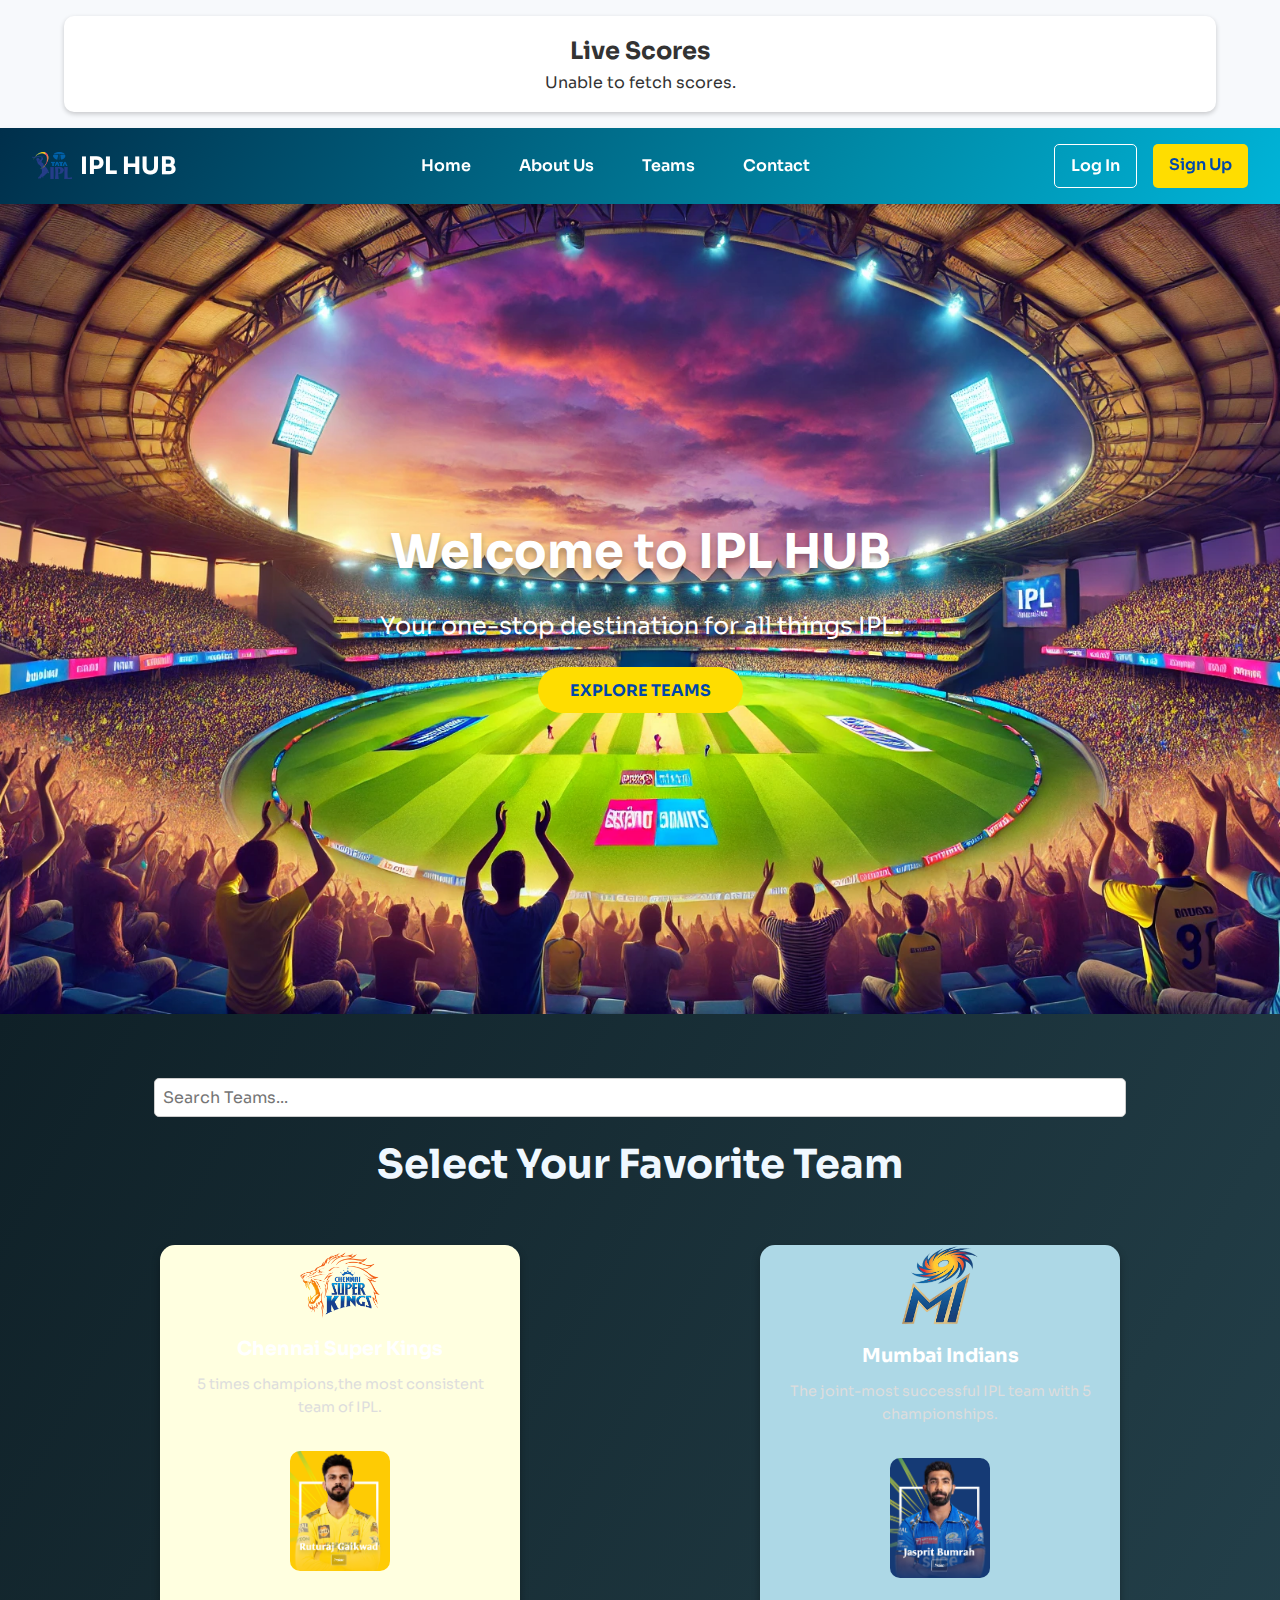
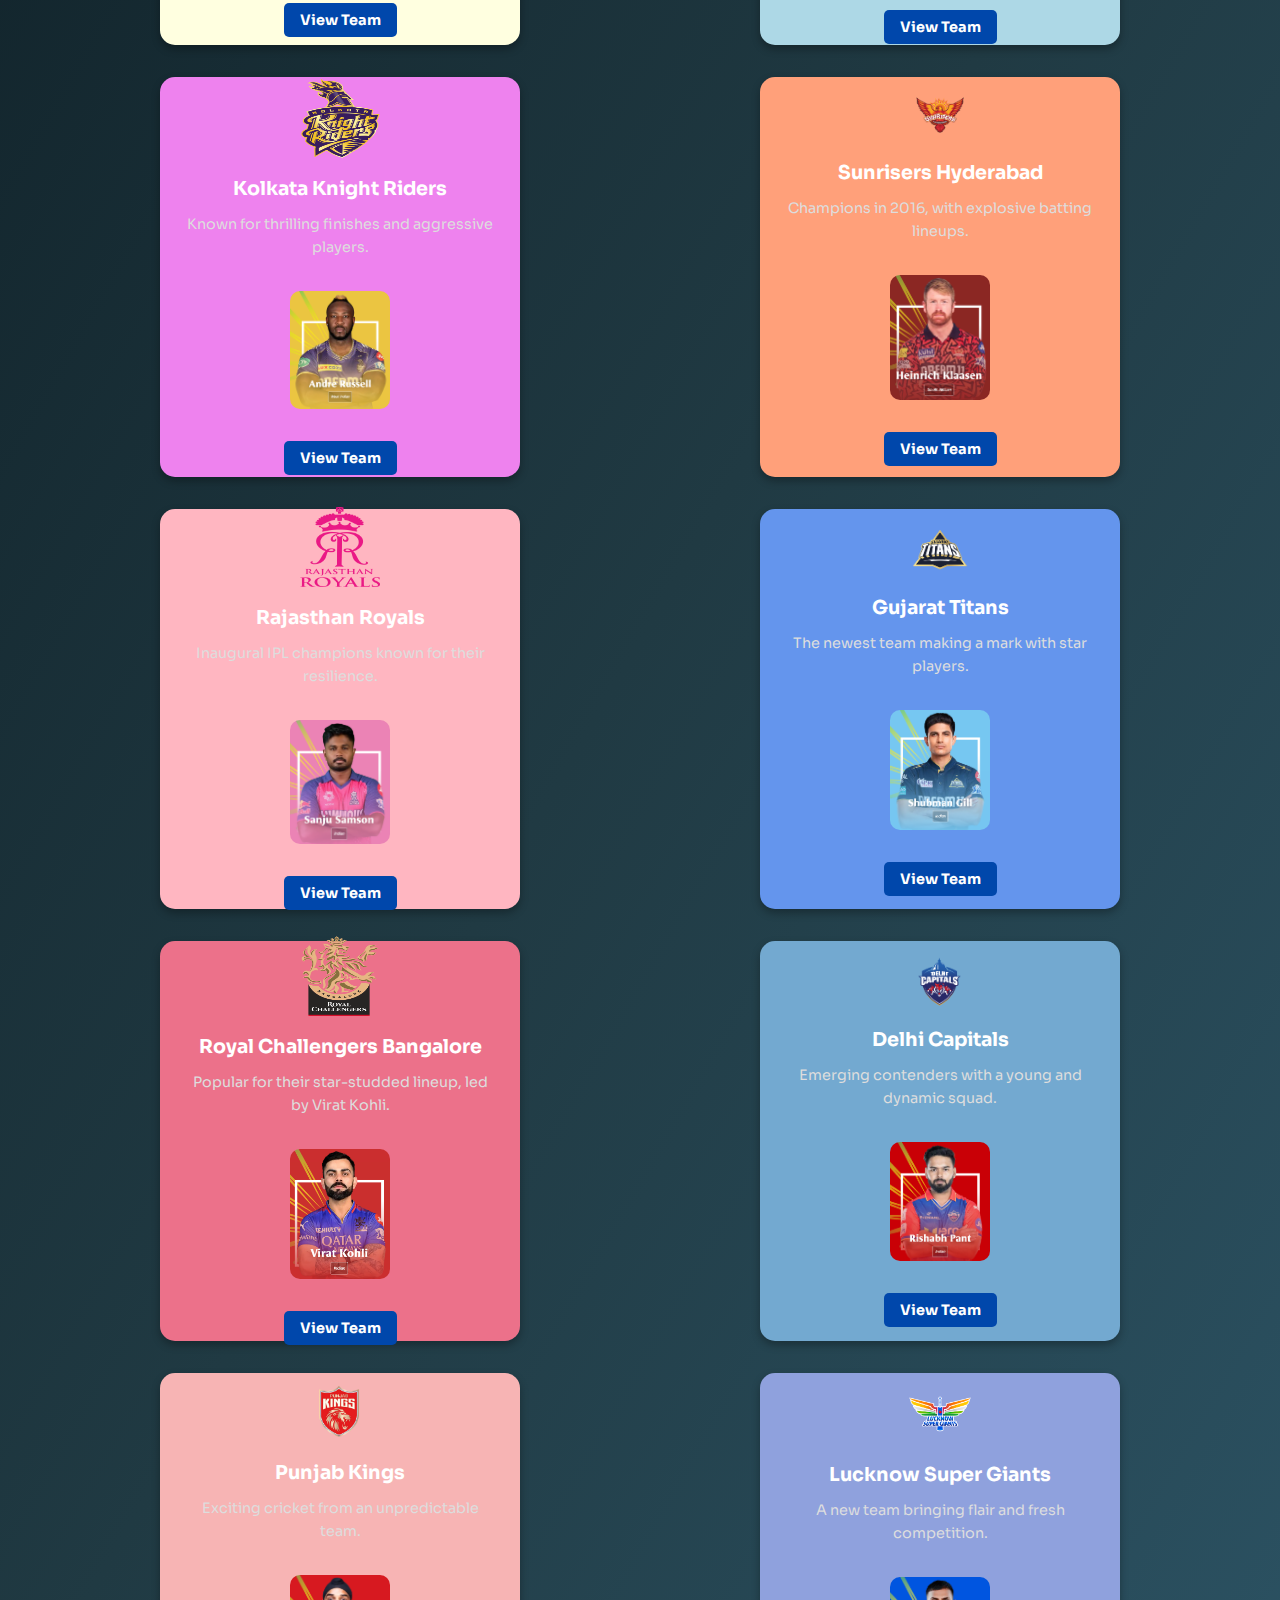
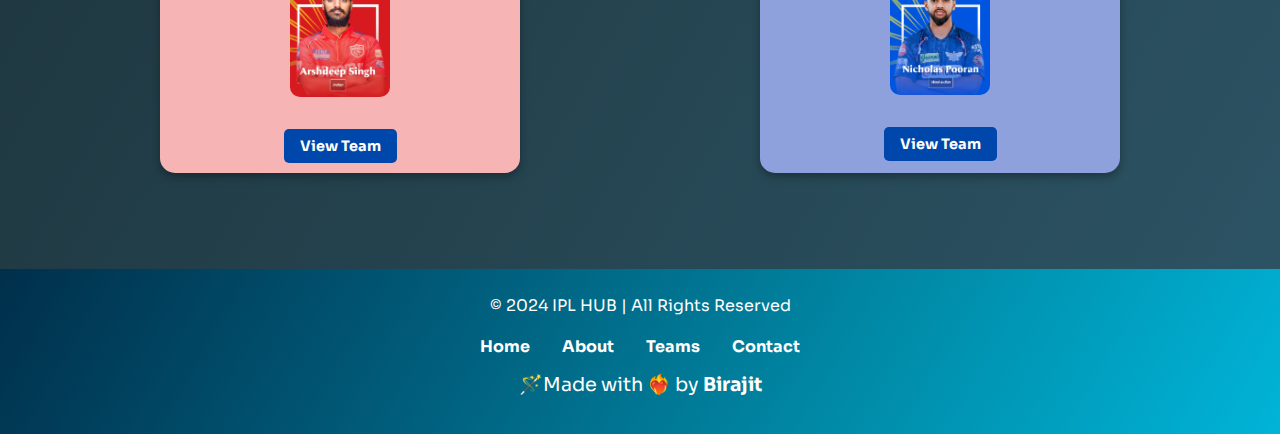
<file: index.html>
<!DOCTYPE html>
<html lang="en">
<head>
  <meta charset="UTF-8">
  <meta name="viewport" content="width=device-width, initial-scale=1.0">
  <title>IPL HUB - Your Cricket Gateway</title>
  <link rel="stylesheet" href="styles.css">
  <link href="https://fonts.googleapis.com/css2?family=Sora:wght@400;600;800&display=swap" rel="stylesheet">
</head>
<body>
  <!-- Navbar -->
  <header class="navbar-container">
    <div class="navbar-logo">
        <img src="images/tata-ipl-seeklogo.png" alt="IPL HUB Logo" />
        <span>IPL HUB</span>
    </div>
    <nav class="navbar-links">
        <a href="index.html">Home</a>
        <a href="about.html">About Us</a>
        <a href="#teams">Teams</a>
        <a href="contact.html">Contact</a>
    </nav>
    <div class="navbar-actions">
        <a href="#login" class="login">Log In</a>
        <a href="#signup" class="signup">Sign Up</a>
    </div>
  </header>

  <!-- Hero Section -->
  <section class="hero">
    <div class="hero-content">
      <h1>Welcome to IPL HUB</h1>
      <p>Your one-stop destination for all things IPL.</p>
      <a href="#teams" class="cta-btn">Explore Teams</a>
    </div>
  </section>

  <!-- Teams Section -->
  <section id="teams" class="teams-section">
    <h2>Select Your Favorite Team</h2>
    <div class="teams-container">
      <!-- Chennai Super Kings -->
      <div class="team-card" data-team="CSK" style="background-color: lightyellow;">
        <img src="images/627d07ea8a632ca996477e81.png" alt="CSK Logo" class="team-logo">
        <h3>Chennai Super Kings</h3>
        <p>5 times champions,the most consistent team of IPL.</p>
        <img src="images/Screenshot 2024-10-27 at 11.19.49 PM.png" alt="Ruturaj Gaikwad" class="player-image">
        <button onclick="window.location.href='csk.html'">View Team</button>
      </div>
    
      <!-- Mumbai Indians -->
      <div class="team-card" data-team="MI" style="background-color: lightblue;">
        <img src="images/627d0d098a632ca996477e99.png" alt="MI Logo" class="team-logo">
        <h3>Mumbai Indians</h3>
        <p>The joint-most successful IPL team with 5 championships.</p>
        <img src="images/Screenshot 2024-10-27 at 11.23.39 PM.png" alt="Jasprit Bumrah" class="player-image">
        <button onclick="window.location.href='mi.html'">View Team</button>
      </div>
    
      <!-- Kolkata Knight Riders -->
      <div class="team-card" data-team="KKR" style="background-color:violet;">
        <img src="images/627d0b388a632ca996477e91.png" alt="KKR Logo" class="team-logo">
        <h3>Kolkata Knight Riders</h3>
        <p>Known for thrilling finishes and aggressive players.</p>
        <img src="images/Screenshot 2024-10-27 at 11.21.56 PM.png" alt="Andre Russell" class="player-image">
        <button onclick="window.location.href='kkr.html'">View Team</button>
      </div>
    
      <!-- Sunrisers Hyderabad -->
      <div class="team-card" data-team="SRH" style="background-color: lightsalmon;">
        <img src="images/Sunrisers Hyderabad.png" alt="SRH Logo" class="team-logo">
        <h3>Sunrisers Hyderabad</h3>
        <p>Champions in 2016, with explosive batting lineups.</p>
        <img src="images/Screenshot 2024-10-27 at 11.25.38 PM 1.png" alt="Heinrich Klassen" class="player-image">
        <button onclick="window.location.href='srh.html'">View Team</button>
      </div>
    
      <!-- Rajasthan Royals -->
      <div class="team-card" data-team="RR" style="background-color: lightpink;">
        <img src="images/627d0ef08a632ca996477ea4.png" alt="RR Logo" class="team-logo">
        <h3>Rajasthan Royals</h3>
        <p>Inaugural IPL champions known for their resilience.</p>
        <img src="images/Screenshot 2024-10-27 at 11.24.35 PM.png" alt="Sanju Samson" class="player-image">
        <button onclick="window.location.href='rr.html'">View Team</button>
      </div>
    
      <!-- Gujarat Titans -->
      <div class="team-card" data-team="GT" style="background-color:cornflowerblue;">
        <img src="images/Gujarat Titans.png" alt="GT Logo" class="team-logo">
        <h3>Gujarat Titans</h3>
        <p>The newest team making a mark with star players.</p>
        <img src="images/Screenshot 2024-10-27 at 11.21.24 PM.png" alt="Shubman Gill" class="player-image">
        <button onclick="window.location.href='gt.html'">View Team</button>
      </div>
    
      <!-- Royal Challengers Bangalore -->
      <div class="team-card" data-team="RCB" style="background-color:rgb(236, 113, 138);">
        <img src="images/627d103c8a632ca996477eaa.png" alt="RCB Logo" class="team-logo">
        <h3>Royal Challengers Bangalore</h3>
        <p>Popular for their star-studded lineup, led by Virat Kohli.</p>
        <img src="images/Screenshot 2024-10-27 at 11.25.06 PM.png" alt="Virat Kohli" class="player-image">
        <button onclick="window.location.href='rcb.html'">View Team</button>
      </div>
    
      <!-- Delhi Capitals -->
      <div class="team-card" data-team="DC" style="background-color: rgb(115, 169, 208);">
        <img src="images/Delhi Capitals.png" alt="DC Logo" class="team-logo">
        <h3>Delhi Capitals</h3>
        <p>Emerging contenders with a young and dynamic squad.</p>
        <img src="images/Screenshot 2024-10-27 at 11.20.49 PM.png" alt="Rishabh Pant" class="player-image">
        <button onclick="window.location.href='dc.html'">View Team</button>
      </div>
    
      <!-- Punjab Kings -->
      <div class="team-card" data-team="PBKS" style="background-color:rgb(247, 180, 180);">
        <img src="images/627d0e6c8a632ca996477ea0.png" alt="PBKS Logo" class="team-logo">
        <h3>Punjab Kings</h3>
        <p>Exciting cricket from an unpredictable team.</p>
        <img src="images/Screenshot 2024-10-27 at 11.24.07 PM.png" alt="Arshdeep Singh" class="player-image">
        <button onclick="window.location.href='pbks.html'">View Team</button>
      </div>
    
      <!-- Lucknow Super Giants -->
      <div class="team-card" data-team="LSG" style="background-color: rgb(143, 161, 221);">
        <img src="images/Lucknow Super Giants.png" alt="LSG Logo" class="team-logo">
        <h3>Lucknow Super Giants</h3>
        <p>A new team bringing flair and fresh competition.</p>
        <img src="images/Screenshot 2024-10-27 at 11.23.04 PM.png" alt="Nicolas Pooran" class="player-image">
        <button onclick="window.location.href='lsg.html'">View Team</button>
      </div>
    </div>
    
  </section>

  <!-- Footer -->
  <footer>
    <div class="footer-content">
      <p>&copy; 2024 IPL HUB | All Rights Reserved</p>
      <ul class="footer-links">
        <li><a href="index.html">Home</a></li>
        <li><a href="about.html">About</a></li>
        <li><a href="#teams">Teams</a></li>
        <li><a href="contact.html">Contact</a></li>
      </ul>
      <p style="padding: 10px;font-size: larger;">🪄Made with ❤️‍🔥 by <span style="font-weight: bold;">Birajit</span></p>
    </div>
  </footer>
  <script src="script.js"></script>
</body>
</html>
</file>
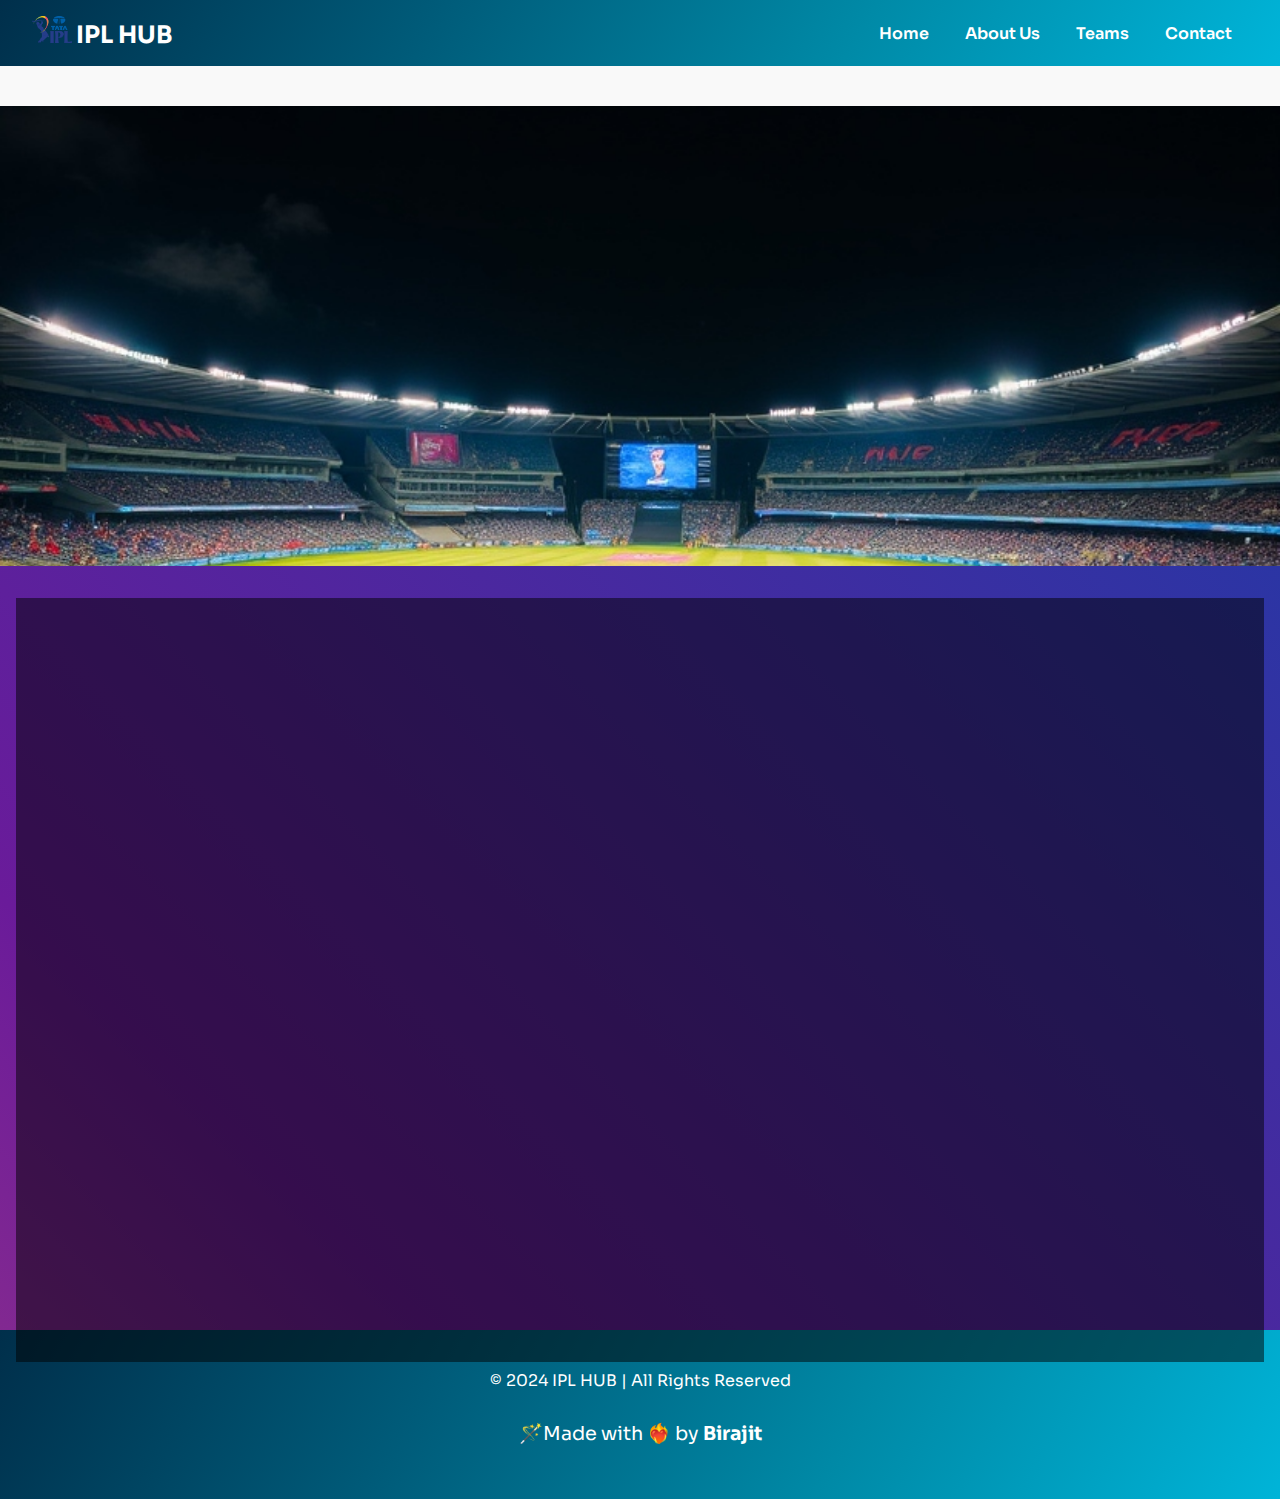
<file: about.html>
<!DOCTYPE html>
<html lang="en">
<head>
  <meta charset="UTF-8">
  <meta name="viewport" content="width=device-width, initial-scale=1.0">
  <title>About Us - IPL HUB</title>
  <link href="https://fonts.googleapis.com/css2?family=Sora:wght@400;600;800&display=swap" rel="stylesheet">
  <style>
    body {
      margin: 0;
      font-family: 'Sora', sans-serif;
      background-color: #f9f9f9;
      color: #333;
      overflow-x: hidden;
    }

    .navbar-container {
      display: flex;
      justify-content: space-between;
      align-items: center;
      padding: 1rem 2rem;
      background: linear-gradient(120deg, #002f4b, #005b79, #008aa7, #00b4d8);
      color: white;
      position: sticky;
      top: 0;
      z-index: 1000;
    }

    .navbar-links a {
      text-decoration: none;
      color: white;
      margin: 0 1rem;
      font-weight: 600;
    }

    .navbar-actions a {
      display: none; /* Removed Sign Up button */
    }

    /* Parallax Effect */
    .parallax {
      background-image: url("images/cdd66662-9e03-4bb2-9466-0d4465ef4777.jpeg"); /* Replace with your desired background image */

    height: 500px; /* Adjust the height based on your design */
    background-attachment: fixed;
    background-position: center center; /* Keeps the image centered */
    background-repeat: no-repeat;
    background-size:contain; /* Ensures the image covers the section without stretching */
    position: relative;
}

    /* Gradient Animation */
    .gradient-background {
      background: linear-gradient(45deg, #ff6f61, #6a1b9a, #0047ab, #ffb74d);
      background-size: 400% 400%;
      animation: gradientAnimation 15s ease infinite;
      height: 700px;
      padding: 2rem 1rem;
      text-align: center;
      position: relative;
      color: white;
    }

    @keyframes gradientAnimation {
      0% { background-position: 0% 50%; }
      50% { background-position: 100% 50%; }
      100% { background-position: 0% 50%; }
    }

    /* About Section */
    .about-section {
      text-align: center;
      padding: 2rem 1rem;
      width: auto;
      height: 700px;
      animation: fadeIn 1s ease-out;
      background-color: rgba(0, 0, 0, 0.5); /* Darkened background for text visibility */
    }

    .about-section h1 {
      color: #ffffff;
      font-size: 2.5rem;
      margin-bottom: 1rem;
      opacity: 0;
      animation: fadeInText 2s ease-out forwards;
    }

    .about-section p {
      font-size: 1.1rem;
      line-height: 1.8;
      margin-bottom: 1rem;
      opacity: 0;
      animation: fadeInText 2.5s ease-out forwards;
    }

    /* Slider for images */
    .image-slider {
      overflow: hidden;
      width: 100%;
      position: relative;
      margin: 2rem 0;
    }

    .slider-track {
      display: flex;
      animation: slide 20s linear infinite;
    }

    .slider-track img {
      width: 350px;
      height: 250px;
      margin: 0 10px;
      border-radius: 15px;
      box-shadow: 0 4px 10px rgba(0, 0, 0, 0.3);
      opacity: 0;
      animation: fadeInImage 3s ease-out forwards;
    }

    @keyframes slide {
      0% { transform: translateX(0); }
      100% { transform: translateX(-100%); }
    }

    @keyframes fadeIn {
      from { opacity: 0; }
      to { opacity: 1; }
    }

    @keyframes fadeInText {
      0% { opacity: 0; transform: translateY(20px); }
      100% { opacity: 1; transform: translateY(0); }
    }

    @keyframes fadeInImage {
      0% { opacity: 0; transform: scale(0.8); }
      100% { opacity: 1; transform: scale(1); }
    }

    footer {
    background: linear-gradient(120deg, #002f4b, #005b79, #008aa7, #00b4d8);
      color: white;
      padding: 1.5rem;
      text-align: center;
    }

    .footer-links {
      list-style: none;
      padding: 0;
      margin: 1rem 0;
      display: flex;
      justify-content: center;
      gap: 1rem;
    }

    .footer-links a {
      text-decoration: none;
      color: white;
      font-weight: bold;
    }
  </style>
</head>
<body>

  <header class="navbar-container">
    <div class="navbar-logo">
        <img src="images/tata-ipl-seeklogo.png" alt="IPL HUB Logo" style="width: 40px;" />
        <span style="font-size: 1.5rem; font-weight: bold;">IPL HUB</span>
    </div>
    <nav class="navbar-links">
        <a href="index.html">Home</a>
        <a href="about.html">About Us</a>
        <a href="index.html#teams">Teams</a>
        <a href="contact.html">Contact</a>
    </nav>
  </header>

  <section class="parallax"></section> <!-- Parallax Section -->

  <section class="gradient-background"> <!-- Gradient Background Section -->
    <div class="about-section">
      <h1>About IPL HUB</h1>
      <p id="typewriter"></p> <!-- Typing effect will happen here -->
      <p>IPL HUB is your one-stop destination for everything related to the Indian Premier League. Our goal is to unite fans with the thrill of IPL action and to provide insights into their favorite teams, players, and iconic moments from the tournament.</p>
      <p>We offer a comprehensive platform where you can explore IPL news, player stats, team information, and exclusive content all in one place. Whether you're a casual fan or a die-hard supporter, IPL HUB has something for everyone!</p>
      <div class="image-slider">
        <div class="slider-track">
          <img src="images/slidimg/csks.png" alt="Image 1">
          <img src="images/slidimg/dcs.png" alt="Image 2">
          <img src="images/slidimg/gts.png" alt="Image 3">
          <img src="images/slidimg/kkrs.png" alt="Image 4">
          <img src="images/slidimg/lsgs.png" alt="Image 5">
          <img src="images/slidimg/mis.png" alt="Image 6">
          <img src="images/slidimg/pbkss.png" alt="Image 7">
          <img src="images/slidimg/rcbs.png" alt="Image 8">
          <img src="images/slidimg/rrs.png" alt="Image 9">
          <img src="images/slidimg/srhs.png" alt="Image 10">
        </div>
      </div>
      <p>Join us in celebrating the spirit of cricket and the electrifying action of IPL, as we bring fans closer to the action!</p>
    </div>
  </section>

  <footer>
    <div class="footer-content">
      <p>&copy; 2024 IPL HUB | All Rights Reserved</p>
      <p style="padding: 10px;font-size: larger;">🪄Made with ❤️‍🔥 by <span style="font-weight: bold;">Birajit</span></p>
    </div>
  </footer>

  <script>
    const aboutText = "IPL HUB is your ultimate destination for everything related to the Indian Premier League. We unite fans, provide insights, and offer exclusive content.";
    const typewriterElement = document.getElementById('typewriter');
    let index = 0;

    function typeWriter() {
      if (index < aboutText.length) {
        typewriterElement.textContent += aboutText.charAt(index);
        index++;
        setTimeout(typeWriter, 50); // Adjust typing speed (50ms per character)
      }
    }

    window.onload = function() {
      typeWriter(); // Start typing when the page loads
    }
  </script>
</body>
</html>
</file>
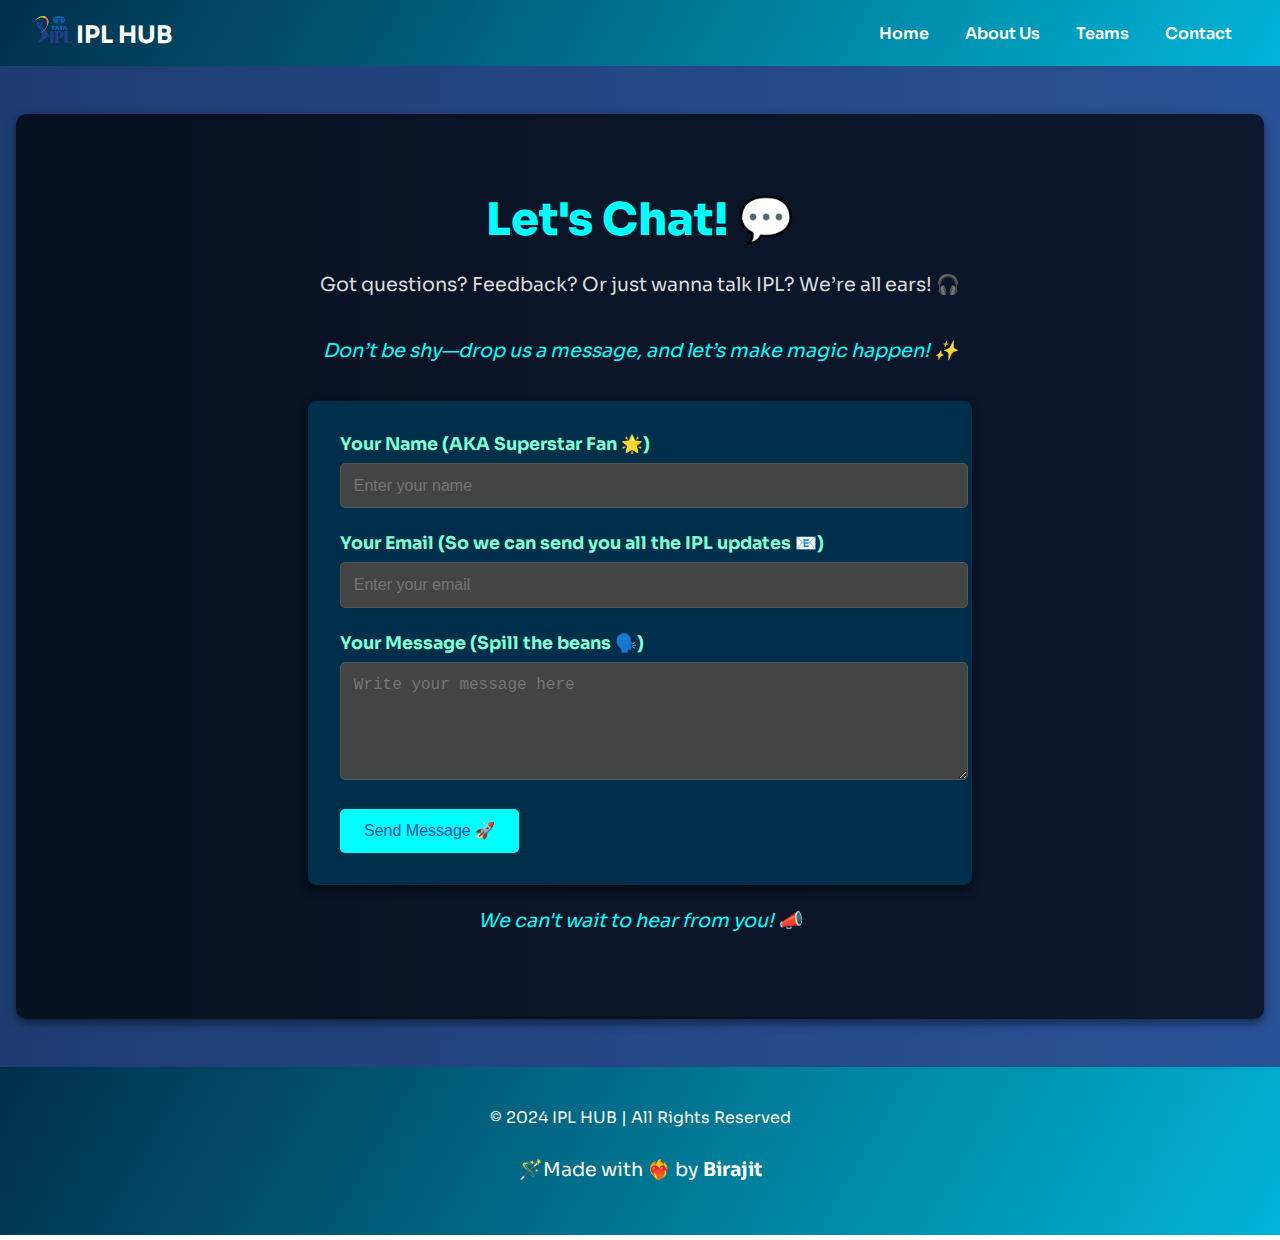
<file: contact.html>
<!DOCTYPE html>
<html lang="en">
<head>
  <meta charset="UTF-8">
  <meta name="viewport" content="width=device-width, initial-scale=1.0">
  <title>Contact Us - IPL HUB</title>
  <link href="https://fonts.googleapis.com/css2?family=Sora:wght@400;600;800&display=swap" rel="stylesheet">
  <style>
    body {
      margin: 0;
      font-family: 'Sora', sans-serif;
      background: linear-gradient(to right, #1e3c72, #2a5298); /* Darker gradient */
      color: #fff; /* White text for better contrast */
    }
    .navbar-container {
      display: flex;
      justify-content: space-between;
      align-items: center;
      padding: 1rem 2rem;
      background: linear-gradient(120deg, #002f4b, #005b79, #008aa7, #00b4d8);

      color: white;
      position: sticky;
      top: 0;
      z-index: 1000;
    }
    .navbar-links a {
      text-decoration: none;
      color: white;
      margin: 0 1rem;
      font-weight: 600;
    }
    .contact-section {
      padding: 3rem 1rem;
      text-align: center;
      background-color: rgba(0, 0, 0, 0.7); /* Darker background with transparency */
      border-radius: 10px;
      box-shadow: 0 4px 10px rgba(0, 0, 0, 0.5);
      margin: 3rem 1rem;
    }
    .contact-section h1 {
      color: aqua; /* Bright color for title */
      font-size: 2.8rem;
      margin-bottom: 1rem;
      font-weight: 800;
    }
    .contact-section p {
      font-size: 1.2rem;
      line-height: 1.8;
      margin-bottom: 2rem;
      color: #ddd; /* Light grey text for better readability */
    }
    .contact-form {
      max-width: 600px;
      margin: 0 auto;
      text-align: left;
      background: #002f4b; /* Dark form background */
      padding: 2rem;
      border-radius: 8px;
      box-shadow: 0 4px 10px rgba(0, 0, 0, 0.5);
    }
    .contact-form label {
      display: block;
      font-weight: bold;
      margin-bottom: 0.5rem;
      font-size: 1.1rem;
      color:aquamarine; /* Bright color for labels */
    }
    .contact-form input, .contact-form textarea {
      width: 100%;
      padding: 0.8rem;
      margin-bottom: 1.5rem;
      border: 1px solid #555;
      border-radius: 5px;
      font-size: 1rem;
      background-color: #444; /* Dark input background */
      color: #fff;
    }
    .contact-form button {
      background-color: aqua; /* Bright button */
      color: #0047ab;
      padding: 0.8rem 1.5rem;
      border: none;
      border-radius: 5px;
      font-size: 1rem;
      cursor: pointer;
      transition: background-color 0.3s ease;
    }
    .contact-form button:hover {
      background-color: #0047ab;
      color: aquamarine;
    }
    footer {
        background: linear-gradient(120deg, #002f4b, #005b79, #008aa7, #00b4d8);
      color: white;
      padding: 1.5rem;
      text-align: center;
    }
    .contact-section p.fun-line {
      font-style: italic;
      font-size: 1.2rem;
      color:cyan; /* Fun orange color */
    }
  </style>
</head>
<body>
  <header class="navbar-container">
    <div class="navbar-logo">
        <img src="images/tata-ipl-seeklogo.png" alt="IPL HUB Logo" style="width: 40px;" />
        <span style="font-size: 1.5rem; font-weight: bold;">IPL HUB</span>
    </div>
    <nav class="navbar-links">
        <a href="index.html">Home</a>
        <a href="about.html">About Us</a>
        <a href="index.html#teams">Teams</a>
        <a href="contact.html">Contact</a>
    </nav>
  </header>

  <section class="contact-section">
    <h1>Let's Chat! 💬</h1>
    <p>Got questions? Feedback? Or just wanna talk IPL? We’re all ears! 🎧</p>
    <p class="fun-line">Don’t be shy—drop us a message, and let’s make magic happen! ✨</p>
    <form class="contact-form">
      <label for="name">Your Name (AKA Superstar Fan 🌟)</label>
      <input type="text" id="name" name="name" placeholder="Enter your name" required>
      
      <label for="email">Your Email (So we can send you all the IPL updates 📧)</label>
      <input type="email" id="email" name="email" placeholder="Enter your email" required>
      
      <label for="message">Your Message (Spill the beans 🗣️)</label>
      <textarea id="message" name="message" placeholder="Write your message here" rows="5" required></textarea>
      
      <button type="submit">Send Message 🚀</button>
    </form>
    <p class="fun-line">We can't wait to hear from you! 📣</p>
  </section>

  <footer>
    <p>&copy; 2024 IPL HUB | All Rights Reserved</p>
    <p style="padding: 10px;font-size: larger;">🪄Made with ❤️‍🔥 by <span style="font-weight: bold;">Birajit</span></p>
  </footer>
</body>
</html>
</file>
<file: styles.css>
/* General Styles */
* {
    margin: 0;
    padding: 0;
    box-sizing: border-box;
    font-family: 'Sora', sans-serif;
}

body {
    background-color: #f7f9fc;
    color: #333;
    line-height: 1.6;
}

/* Navbar */
.navbar-container {
    display: flex;
    justify-content: space-between;
    align-items: center;
    padding: 1rem 2rem;
    background: linear-gradient(120deg, #002f4b, #005b79, #008aa7, #00b4d8);
    color: white;
    position: sticky;
    top: 0;
    z-index: 1000;
    box-shadow: 0 4px 8px rgba(0, 0, 0, 0.1);
}

.navbar-logo {
    display: flex;
    align-items: center;
    gap: 0.5rem;
    font-size: 1.5rem;
    font-weight: bold;
}

.navbar-logo img {
    width: 40px;
}

.navbar-links a {
    text-decoration: none;
    color: white;
    margin: 0 1rem;
    font-weight: 600;
    transition: color 0.3s ease;
}

.navbar-links a:hover {
    color: #ffdd00;
}

.navbar-actions a {
    text-decoration: none;
    padding: 0.5rem 1rem;
    border-radius: 5px;
    font-weight: 600;
}

.navbar-actions .login {
    background-color: transparent;
    color: white;
    border: 1px solid white;
}

.navbar-actions .signup {
    background-color: #ffdd00;
    color: #0047ab;
    border: none;
    transition: background-color 0.3s ease;
}

.navbar-actions .signup:hover {
    background-color: #e6c800;
}

/* Hero Section */
.hero {
    height: 90vh;
    background: url('images/aiimage.webp') center/cover no-repeat; /* Initial image */
    color: white;
    display: flex;
    justify-content: center;
    align-items: center;
    text-align: center;
    position: relative;
    transition: background 1s ease-in-out; /* Smooth transition for background change */
}

.hero::before {
    content: '';
    position: absolute;
    top: 0;
    left: 0;
    width: 100%;
    height: 100%;
    background: rgba(0, 0, 0, 0.6);
    z-index: -1;
}

.hero h1 {
    font-size: 3rem;
    margin-bottom: 1rem;
    text-shadow: 0 4px 6px rgba(0, 0, 0, 0.3);
}

.hero p {
    font-size: 1.5rem;
    margin-bottom: 2rem;
}

.cta-btn {
    padding: 0.8rem 2rem;
    background-color: #ffdd00;
    color: #0047ab;
    font-size: 1rem;
    font-weight: bold;
    text-transform: uppercase;
    text-decoration: none;
    border-radius: 25px;
    transition: transform 0.3s ease;
}

.cta-btn:hover {
    transform: scale(1.1);
}

/* Teams Section */
.teams-section {
    padding: 3rem 2rem;
    background: linear-gradient(120deg, #0f2027, #203a43, #2c5364);
    text-align: center;
    color: white;
}

.teams-section h2 {
    font-size: 2.5rem;
    margin-bottom: 2rem;
    color: aliceblue;
    font-weight: 700;
}

.teams-container {
    display: grid;
    grid-template-columns: repeat(auto-fit, minmax(280px, 1fr));
    gap: 2rem;
    margin: 2rem auto;
    padding: 1rem;
    max-width: 1200px;
}

.team-card {
    background: #2c2c2c;
    border-radius: 15px;
    padding: 1.5rem;
    text-align: center;
    box-shadow: 0 4px 8px rgba(0, 0, 0, 0.3);
    transition: transform 0.3s ease, box-shadow 0.3s ease;
    display: flex;
    flex-direction: column;
    justify-content: center;
    align-items: center;
    height: 400px;
    width: 360px;
    margin: 0 auto;
}

.team-card:hover {
    transform: translateY(-10px);
    box-shadow: 0 8px 16px rgba(0, 0, 0, 0.4);
}

/* Team Logo Hover Effect */
.team-logo {
    width: 80px;
    height: 80px;
    margin-bottom: 1rem;
    animation: fadeIn 0.5s ease;
    transition: transform 0.3s ease, box-shadow 0.3s ease;
}

.team-logo:hover {
    transform: scale(1.2);
    box-shadow: 0px 4px 10px rgba(0, 0, 0, 0.3);
}

/* Player Image Hover Effect (Flashcard) */
.player-image {
    width: 100px;
    height: auto;
    border-radius: 10px;
    margin: 1rem 0;
    animation: fadeIn 0.5s ease;
    transition: transform 0.3s ease, box-shadow 0.3s ease;
    cursor: pointer;
}

.player-image:hover {
    transform: scale(2.5);
    z-index: 1000;
    position: absolute;
    top: 50%;
    left: 50%;
    transform: translate(-50%, -50%) scale(2.5);
    border-radius: 15px;
    box-shadow: 0px 8px 20px rgba(0, 0, 0, 0.5);
}

/* Blur background when player image is enlarged */
.player-image:hover ~ .team-card {
    filter: blur(5px);
    pointer-events: none;
}

.team-card h3 {
    color: #fff;
    margin-bottom: 0.5rem;
    font-weight: bold;
    font-size: 1.2rem;
}

.team-card p {
    font-size: 0.9rem;
    color: #ddd;
    margin-bottom: 1rem;
    text-align: center;
}

.team-card button {
    padding: 0.5rem 1rem;
    background: #0047ab;
    color: white;
    font-size: 0.9rem;
    border: none;
    border-radius: 5px;
    font-weight: bold;
    transition: background-color 0.3s ease, transform 0.3s ease;
    cursor: pointer;
    margin-top: 1rem;
}

.team-card button:hover {
    background: #ffdd00;
    color: #0047ab;
    transform: scale(1.05);
}

/* Footer */
footer {
    background: linear-gradient(120deg, #002f4b, #005b79, #008aa7, #00b4d8);
    color: white;
    padding: 1.5rem 2rem;
    text-align: center;
}

.footer-links {
    list-style: none;
    display: flex;
    justify-content: center;
    gap: 2rem;
    margin-top: 1rem;
}

.footer-links a {
    text-decoration: none;
    color: white;
    font-weight: bold;
    transition: color 0.3s ease;
}

.footer-links a:hover {
    color: #ffdd00;
}

@media (min-width: 900px)  and (max-width: 1199px) {
    .teams-container {
        grid-template-columns: 1fr 1fr;
    }
}
/* Animation for logos */
@keyframes fadeIn {
    0% {
        opacity: 0;
        transform: scale(0.8);
    }
    100% {
        opacity: 1;
        transform: scale(1);
    }
}


/* Responsive Design */
@media (max-width: 768px) {
    .navbar-container {
        flex-direction: column;
        gap: 1rem;
    }

    .navbar-logo {
        font-size: 1.2rem;
    }

    .navbar-links {
        display: none;
    }

    .navbar-actions {
        display: flex;
        gap: 1rem;
    }

    .hero h1 {
        font-size: 2.5rem;
    }

    .hero p {
        font-size: 1.2rem;
    }

    .teams-container {
        grid-template-columns: 1fr;
    }

    .team-card {
        width: 300px;
    }

    .team-logo {
        width: 60px;
        height: 60px;
    }

    .player-image {
        width: 80px;
    }

    .team-card h3 {
        font-size: 1rem;
    }

    .team-card p {
        font-size: 0.8rem;
    }

    footer {
        padding: 1rem;
    }

    .footer-links {
        flex-direction: column;
        gap: 1rem;
    }
}

/* Responsive Design for Tablets */
@media (min-width: 768px) and (max-width: 1024px) {
    .navbar-logo {
        font-size: 1.2rem;
    }

    .navbar-links {
        display: flex;
        gap: 1rem;
    }

    .navbar-actions {
        display: flex;
        gap: 1rem;
    }

    .hero h1 {
        font-size: 2.5rem;
    }

    .hero p {
        font-size: 1.2rem;
    }

    .teams-container {
        grid-template-columns: 1fr 1fr;
    }

    .team-card {
        width: 300px;
    }

    .team-logo {
        width: 60px;
        height: 60px;
    }

    .player-image {
        width: 80px;
    }

    .team-card h3 {
        font-size: 1rem;
    }

    .team-card p {
        font-size: 0.8rem;
    }

    footer {
        padding: 1rem;
    }

    .footer-links {
        flex-direction: column;
        gap: 1rem;
    }
}

/* Responsive Design for Desktops */
@media (min-width: 1024px) {
    .navbar-logo {
        font-size: 1.5rem;
    }

    .navbar-links {
        display: flex;
        gap: 1rem;
    }

    .navbar-actions {
        display: flex;
        gap: 1rem;
    }

    .hero h1 {
        font-size: 3rem;
    }

    .hero p {
        font-size: 1.5rem;
    }

    .teams-container {
        grid-template-columns: 1fr 1fr;
    }

    .team-card {
        width: 360px;
    }

    .team-logo {
        width: 80px;
        height: 80px;
    }

    .player-image {
        width: 100px;
    }

    .team-card h3 {
        font-size: 1.2rem;
    }

    .team-card p {
        font-size: 0.9rem;
    }

    footer {
        padding: 1.5rem 2rem;
    }

    .footer-links {
        flex-direction: row;
        gap: 2rem;
    }
}
</file>
